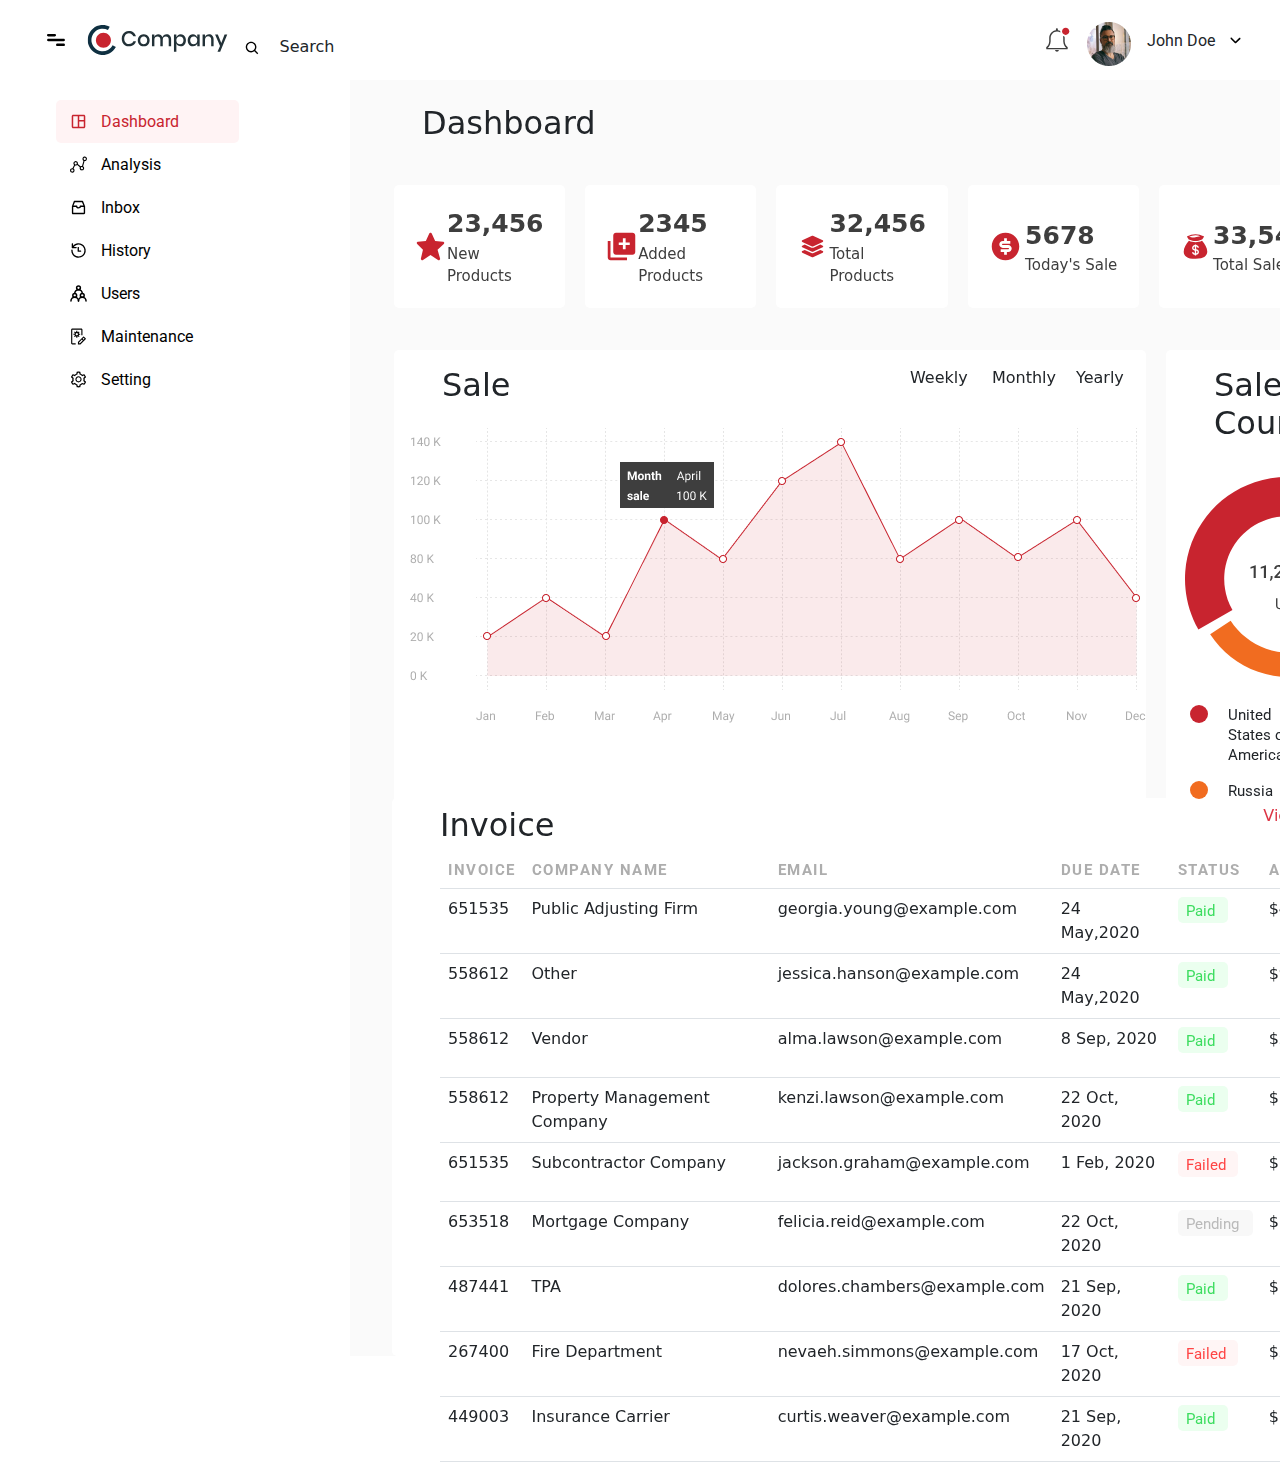
<file: dashboard.html>
<!DOCTYPE html>
<html lang="en">

<head>
    <meta charset="UTF-8">
    <meta name="viewport" content="width=device-width, initial-scale=1.0">
    <link rel="stylesheet" href="css/bootstrap.min.css">
    <link rel="stylesheet" href="css/dashboard.css">
    <link rel="stylesheet" href="https://fonts.googleapis.com/css?family=Roboto">
    <script src="https://code.jquery.com/jquery-3.6.3.min.js"></script>
    <title>Dashboard</title>
</head>

<body>
    <div class="container-fluid">
        <div class="container-fluid">

            <!-- HEADER -->
            <div class="topbar">
                <img src="images/menu-bar.svg" alt="" id="menu-bar">
                <div class="logo">
                    <img src="/images/logo.svg" alt="">
                </div>
                <div class="search">
                    <img src="images/search-icon.svg" alt="">
                    <p>Search</p>
                </div>
                <div class="notification">
                    <img src="/images/notification-icon.svg" alt="">
                </div>
                <div class="user">
                    <img src="images/profile.png" alt="">
                </div>
                <div class="username">
                    John Doe
                </div>
                <img src="/images/downward-arrow.svg" alt="" class="downward-arrow">
            </div>

            <!-- SIDEBAR -->
            <div class="sidebar">
                <ul>
                    <li class="active">
                        <a href="dashboard.html">
                            <img src="/images/dashboard-active.svg" alt="">
                            <div style="color: #C8242F;">Dashboard</div>
                        </a>
                    </li>
                    <li>
                        <a href="innerpage.html">
                            <img src="/images/graph-default.svg" alt="">
                            <div>Analysis</div>
                        </a>
                    </li>
                    <li>
                        <a href="#">
                            <img src="/images/inbox-default.svg" alt="">
                            <div>Inbox</div>
                        </a>
                    </li>
                    <li>
                        <a href="#">
                            <img src="/images/clock-default.svg" alt="">
                            <div>History</div>
                        </a>
                    </li>
                    <li>
                        <a href="#">
                            <img src="/images/user-default.svg" alt="">
                            <div>Users</div>
                        </a>
                    </li>
                    <li>
                        <a href="#">
                            <img src="/images/maintenance-default.svg" alt="">
                            <div>Maintenance</div>
                        </a>
                    </li>
                    <li>
                        <a href="#">
                            <img src="/images/setting-default.svg" alt="">
                            <div>Setting</div>
                        </a>
                    </li>
                </ul>
            </div>

            <div class="main px-4">
                <div class="main-text">
                    <h2 class="ms-5 mt-4">Dashboard</h2>
                </div>
                <div class="cards">
                    <div class="newcard">
                        <div class="icon-box">
                            <img src="/images/star.svg" alt="">
                        </div>
                        <div class="card-content">
                            <div class="number">23,456</div>
                            <div class="card-name">New Products</div>
                        </div>
                    </div>
                    <div class="newcard">
                        <div class="icon-box">
                            <img src="/images/new-product.svg" alt="">
                        </div>
                        <div class="card-content">
                            <div class="number">2345</div>
                            <div class="card-name">Added Products</div>
                        </div>
                    </div>
                    <div class="newcard">
                        <div class="icon-box">
                            <img src="/images/total-product.svg" alt="">
                        </div>
                        <div class="card-content">
                            <div class="number">32,456</div>
                            <div class="card-name">Total Products</div>
                        </div>
                    </div>
                    <div class="newcard">
                        <div class="icon-box">
                            <img src="/images/dollar-filled.svg" alt="">
                        </div>
                        <div class="card-content">
                            <div class="number">5678</div>
                            <div class="card-name">Today's Sale</div>
                        </div>
                    </div>
                    <div class="newcard">
                        <div class="icon-box">
                            <img src="/images/money-bag.svg" alt="">
                        </div>
                        <div class="card-content">
                            <div class="number">33,542</div>
                            <div class="card-name">Total Sale</div>
                        </div>
                    </div>
                </div>
                <div class="charts">
                    <div class="chart" id="graph">
                        <div class="content me-2">
                            <div class="sale">
                                <h2 class="mt-3 ms-5">Sale</h2>
                            </div>
                            <div class="mt-3 month">Weekly</div>
                            <div class="mt-3 month">Monthly</div>
                            <div class="mt-3 month">Yearly</div>
                        </div>
                        <img src="/images/data-graph.png" alt="" class="mt-3 ms-3">
                    </div>
                    <div class=" chart" id="pie-chart">
                        <h2 class="mt-3 ms-5">Sales by Country</h2>
                        <img src="/images/pie-chart.svg" alt="" class="mt-2">
                        <div class="data">
                            <div class="circle ms-4"></div>
                            <div class="text">United States of America</div>
                            <div class="circle2"></div>
                            <div class="text">Canada</div>
                        </div>
                        <div class="data py-3">
                            <div class="circle3 ms-4"></div>
                            <div class="text">Russia</div>
                            <div class="circle4"></div>
                            <div class="text">India</div>
                        </div>
                    </div>
                </div>
                <div class="invoice">
                    <div class="main-text">
                        <h2 class="ms-5 mt-2">Invoice</h2>
                        <h6 class="text-danger mt-2">View All</h6>
                    </div>
                    <div class="data-table">
                        <table class="table ms-5">
                            <thead>
                                <th scope="col">INVOICE</th>
                                <th scope="col">COMPANY NAME</th>
                                <th scope="col">EMAIL</th>
                                <th scope="col">DUE DATE</th>
                                <th scope="col">STATUS</th>
                                <th scope="col">AMOUNT</th>
                            </thead>
                            <tbody>
                                <tr>
                                    <td>651535</td>
                                    <td>Public Adjusting Firm</td>
                                    <td>georgia.young@example.com</td>
                                    <td>24 May,2020</td>
                                    <td class="paid">
                                        <p class="paid-box px-2 pt-1">Paid</p>
                                    </td>
                                    <td>$47,800</td>
                                </tr>
                                <tr>
                                    <td>558612</td>
                                    <td>Other</td>
                                    <td>jessica.hanson@example.com</td>
                                    <td>24 May,2020</td>
                                    <td class="paid">
                                        <p class="paid-box px-2 pt-1">Paid</p>
                                    </td>
                                    <td>$98,000</td>
                                </tr>
                                <tr>
                                    <td>558612</td>
                                    <td>Vendor</td>
                                    <td>alma.lawson@example.com</td>
                                    <td>8 Sep, 2020</td>
                                    <td class="paid">
                                        <p class="paid-box px-2 pt-1">Paid</p>
                                    </td>
                                    <td>$20,900</td>
                                </tr>
                                <tr>
                                    <td>558612</td>
                                    <td>Property Management Company</td>
                                    <td>kenzi.lawson@example.com</td>
                                    <td>22 Oct, 2020</td>
                                    <td class="paid">
                                        <p class="paid-box px-2 pt-1">Paid</p>
                                    </td>
                                    <td>$10,570</td>
                                </tr>
                                <tr>
                                    <td>651535</td>
                                    <td>Subcontractor Company</td>
                                    <td>jackson.graham@example.com</td>
                                    <td>1 Feb, 2020</td>
                                    <td class="failed">
                                        <p class="failed-box px-2 pt-1">Failed</p>
                                    </td>
                                    <td>$10,200</td>
                                </tr>
                                <tr>
                                    <td>653518</td>
                                    <td>Mortgage Company</td>
                                    <td>felicia.reid@example.com</td>
                                    <td>22 Oct, 2020</td>
                                    <td class="pending">
                                        <p class="pending-box px-2 pt-1">Pending</p>
                                    </td>
                                    <td>$12,600</td>
                                </tr>
                                <tr>
                                    <td>487441</td>
                                    <td>TPA</td>
                                    <td>dolores.chambers@example.com</td>
                                    <td>21 Sep, 2020</td>
                                    <td class="paid">
                                        <p class="paid-box px-2 pt-1">Paid</p>
                                    </td>
                                    <td>$11,170</td>
                                </tr>
                                <tr>
                                    <td>267400</td>
                                    <td>Fire Department</td>
                                    <td>nevaeh.simmons@example.com</td>
                                    <td>17 Oct, 2020</td>
                                    <td class="failed">
                                        <p class="failed-box px-2 pt-1">Failed</p>
                                    </td>
                                    <td>$28,000</td>
                                </tr>
                                <tr>
                                    <td>449003</td>
                                    <td>Insurance Carrier</td>
                                    <td>curtis.weaver@example.com</td>
                                    <td>21 Sep, 2020</td>
                                    <td class="paid">
                                        <p class="paid-box px-2 pt-1">Paid</p>
                                    </td>
                                    <td>$10,000</td>
                                </tr>
                            </tbody>
                        </table>
                    </div>
                </div>
            </div>
        </div>

        <script>
            $('#menu-bar').click(function () {
                $('.sidebar').toggleClass("show");
            })
        </script>
</body>

</html>
</file>
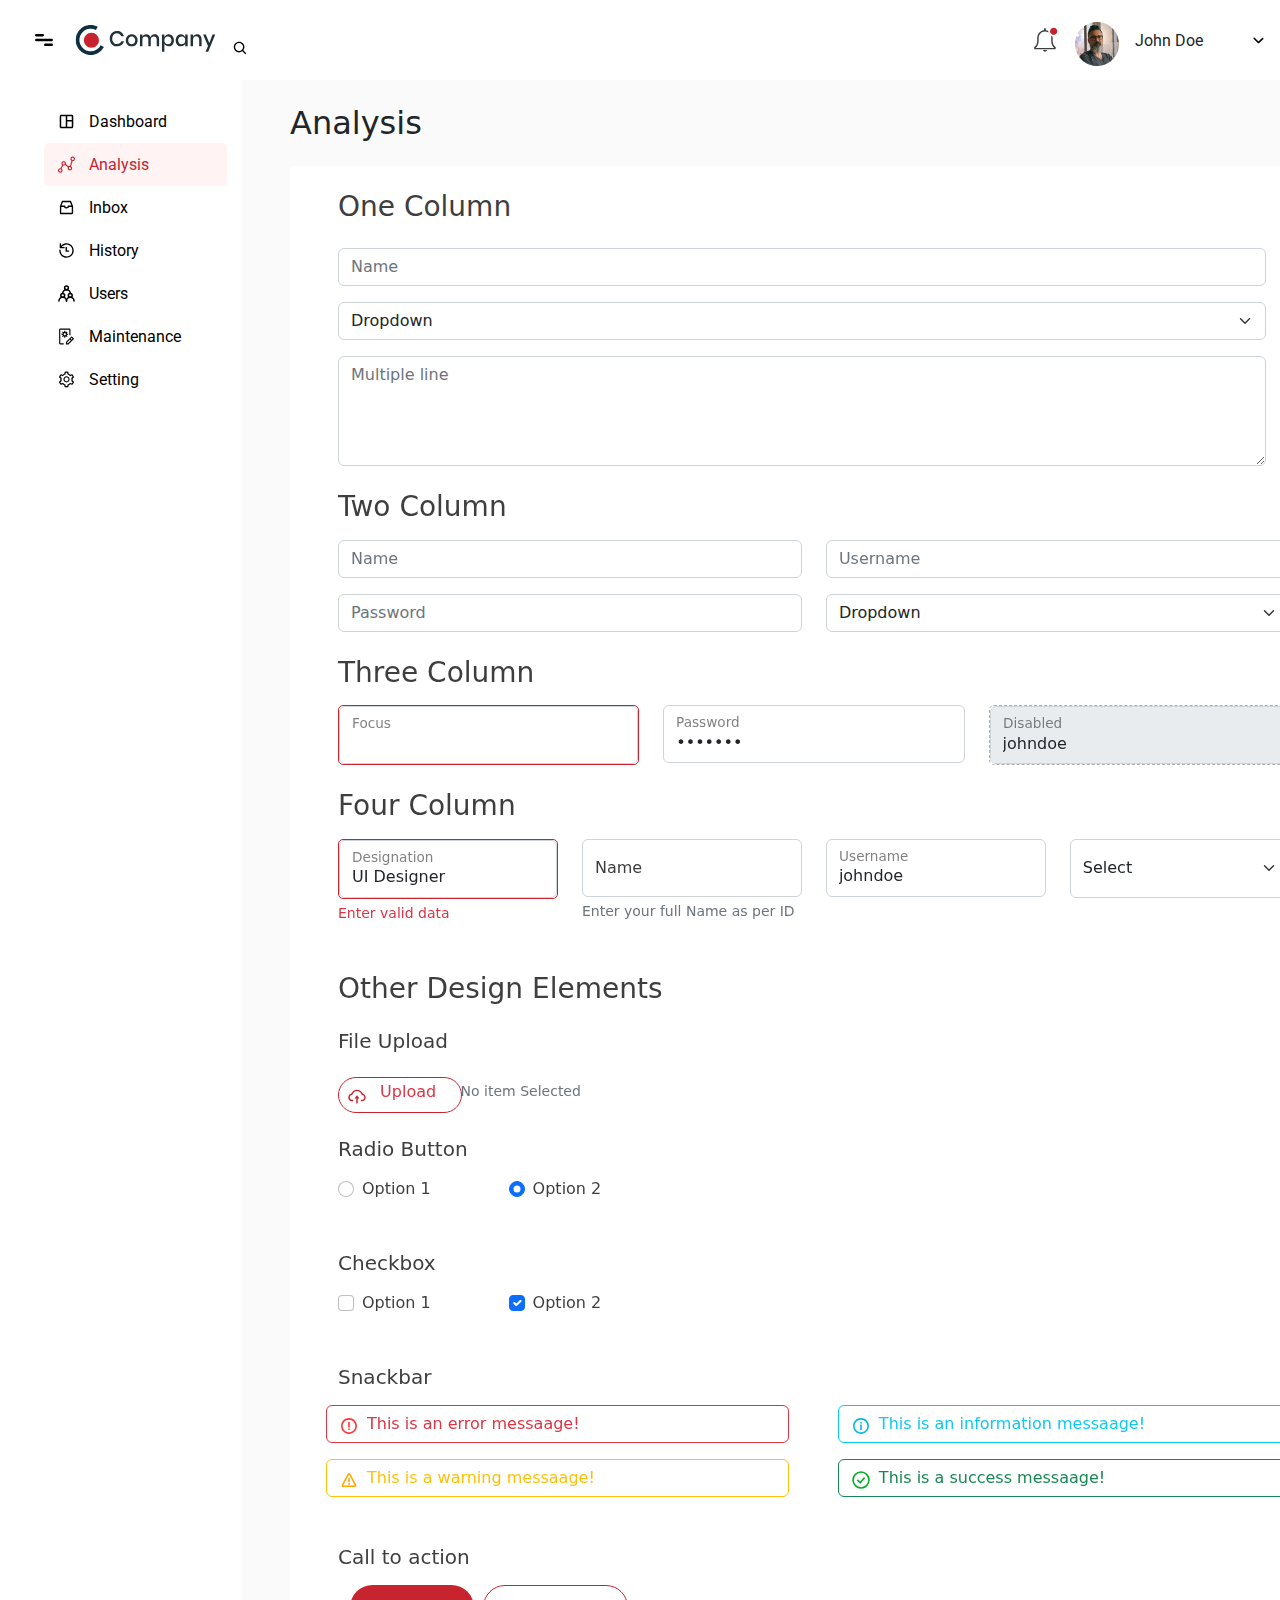
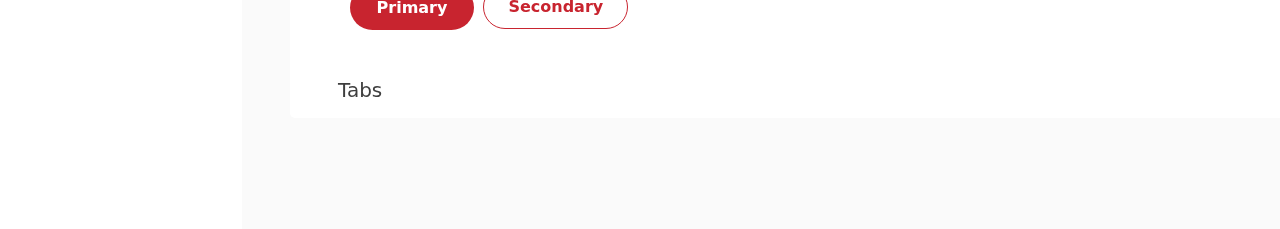
<file: innerpage.html>
<!DOCTYPE html>
<html lang="en">

<head>
    <meta charset="UTF-8">
    <meta name="viewport" content="width=device-width, initial-scale=1.0">
    <link rel="stylesheet" href="css/bootstrap.min.css">
    <link rel="stylesheet" href="css/innerpage.css">
    <link rel="stylesheet" href="https://fonts.googleapis.com/css?family=Roboto">
    <script src="https://code.jquery.com/jquery-3.6.3.min.js"></script>
    <title>Analysis</title>
</head>

<body>
    <div class="container-fluid">

        <!-- HEADER -->
        <div class="topbar">
            <img src="images/menu-bar.svg" alt="" id="menu-bar">
            <div class="logo">
                <img src="/images/logo.svg" alt="">
            </div>
            <div class="search">
                <img src="images/search-icon.svg" alt="">
                <!-- <input type="text" id="search" placeholder="Search"> -->
            </div>
            <div class="notification">
                <img src="/images/notification-icon.svg" alt="">
            </div>
            <div class="user">
                <img src="images/profile.png" alt="">
            </div>
            <div class="username">
                John Doe
            </div>
            <img src="/images/downward-arrow.svg" alt="">
        </div>

        <!-- SIDEBAR -->
        <div class="sidebar">
            <ul>
                <li>
                    <a href="dashboard.html">
                        <img src="/images/dashboard-default.svg" alt="">
                        <div>Dashboard</div>
                    </a>
                </li>
                <li class="active">
                    <a href="innerpage.html">
                        <img src="/images/graph-active.svg" alt="">
                        <div style="color: #C8242F;">Analysis</div>
                    </a>
                </li>
                <li>
                    <a href="#">
                        <img src="/images/inbox-default.svg" alt="">
                        <div>Inbox</div>
                    </a>
                </li>
                <li>
                    <a href="#">
                        <img src="/images/clock-default.svg" alt="">
                        <div>History</div>
                    </a>
                </li>
                <li>
                    <a href="#">
                        <img src="/images/user-default.svg" alt="">
                        <div>Users</div>
                    </a>
                </li>
                <li>
                    <a href="#">
                        <img src="/images/maintenance-default.svg" alt="">
                        <div>Maintenance</div>
                    </a>
                </li>
                <li>
                    <a href="#">
                        <img src="/images/setting-default.svg" alt="">
                        <div>Setting</div>
                    </a>
                </li>
            </ul>
        </div>

        <!-- INNER CONTENT  -->
        <div class="main">
            <div class="main-heading">
                <h2 class="ms-5 mt-4">Analysis</h2>
            </div>

            <div class="main-body ms-5 mt-4">
                <div class="row">
                    <div class="col">

                        <!-- COLUMN 1 -->
                        <h3 class="ms-5 mt-4">One Column</h3>
                        <div class="row">
                            <form>
                                <div class="mt-3 ms-5 me-5">
                                    <input type="text" class="form-control" id="name" aria-describedby="emailHelp"
                                        placeholder="Name">
                                    <select name="dropdown" aria-placeholder="Dropdown" class="form-select mt-3">
                                        <option selected>Dropdown</option>
                                        <option value="one">One</option>
                                        <option value="two">Two</option>
                                        <option value="three">Three</option>
                                    </select>
                                    <textarea name="address" class="form-control mt-3" cols="20" rows="4"
                                        placeholder="Multiple line"></textarea>
                                </div>
                            </form>
                        </div>
                        <!-- COLUMN 2 -->
                        <div class="row">
                            <h3 class="ms-5 mt-4">Two Column</h3>
                            <div class="row mt-2">
                                <div class="col ms-5">
                                    <input type="text" class="form-control" placeholder="Name" aria-label="name">
                                </div>
                                <div class="col">
                                    <input type="text" class="form-control" placeholder="Username"
                                        aria-label="Last name">
                                </div>
                            </div>
                            <div class="row mt-2">
                                <div class="col ms-5 mt-2">
                                    <input type="password" class="form-control" placeholder="Password"
                                        aria-label="name">
                                </div>
                                <div class="col mt-2">
                                    <select name="dropdown" aria-placeholder="Dropdown" class="form-select">
                                        <option selected>Dropdown</option>
                                        <option value="one">One</option>
                                        <option value="two">Two</option>
                                        <option value="three">Three</option>
                                    </select>
                                </div>
                            </div>
                        </div>

                        <!-- COLUMN 3 -->
                        <div class="row">
                            <h3 class="ms-5 mt-4">Three Column</h3>
                            <div class="row mt-2">
                                <div class="col ms-5">
                                    <form action="" class="form-floating focus">
                                        <input type="text" class="form-control">
                                        <label for="focus">Focus</label>
                                    </form>
                                </div>
                                <div class="col">
                                    <form action="" class="form-floating">
                                        <input type="password" class="form-control" value="1234567">
                                        <label for="password">Password</label>
                                    </form>
                                </div>
                                <div class="col">
                                    <form action="" class="form-floating border-dashed">
                                        <input type="text" id="disabledTextInput" class="form-control" value="johndoe"
                                            disabled>
                                        <label for="disabledTextInput" class="form-label">Disabled</label>
                                    </form>
                                </div>
                            </div>
                        </div>

                        <!-- COLUMN 4 -->
                        <div class="row">
                            <h3 class="ms-5 mt-4">Four Column</h3>
                            <div class="row mt-2">
                                <div class="col ms-5">
                                    <form action="" class="form-floating focus">
                                        <input type="text" class="form-control" value="UI Designer" id="designationdiv">
                                        <label for="designation float-label">Designation</label>
                                    </form>
                                    <div id="emailHelp" class="form-text text-danger">Enter valid data</div>
                                </div>
                                <div class="col">
                                    <form action="" class="form-floating">
                                        <input type="text" class="form-control" placeholder=" " aria-label="name">
                                        <label for="name">Name</label>
                                    </form>
                                    <div id="emailHelp" class="form-text">Enter your full Name as per ID</div>
                                </div>
                                <div class="col">
                                    <form action="" class="form-floating">
                                        <input type="text" class="form-control" value="johndoe">
                                        <label for="username">Username</label>
                                    </form>
                                </div>
                                <div class="col">
                                    <select name="dropdown" aria-placeholder="Dropdown"
                                        class="form-select drop-down-four">
                                        <option selected>Select</option>
                                        <option value="one">One</option>
                                        <option value="two">Two</option>
                                        <option value="three">Three</option>
                                    </select>
                                </div>
                            </div>
                        </div>

                        <!-- OTHER ELEMENTS -->
                        <div class="row">
                            <h3 class="ms-5 mt-5">Other Design Elements</h3>

                            <!-- FILE -->
                            <h5 class="mt-3 ms-5 mb-3">File Upload</h5>
                            <div class="row">
                                <div class="col-lg-2 col-md-4 col-sm-3 col-2">
                                    <label class="label ms-5 mt-2">
                                        <img src="images/cloud-upload-icon.svg" alt="" class="ms-2 mt-2">
                                        <span class="ms-2 mt-2 text-danger">Upload</span>
                                        <input type="file" required />
                                    </label>
                                </div>
                                <div class="col-2 mt-2">
                                    <div id="notselected" class="form-text">No item Selected</div>
                                </div>
                            </div>

                            <!-- RADIO -->
                            <h5 class="mt-4 ms-5 mb-3">Radio Button</h5>
                            <div class="row ms-5">
                                <div class="col-2 form-check">
                                    <input class="form-check-input" type="radio" name="exampleRadios" id="radio1"
                                        value="option1" checked>
                                    <label class="form-check-label" for="radio1">
                                        Option 1
                                    </label>
                                </div>
                                <div class="col-2 form-check">
                                    <input class="form-check-input" type="radio" name="exampleRadios" id="radio2"
                                        value="option1" checked>
                                    <label class="form-check-label" for="radio2">
                                        Option 2
                                    </label>
                                </div>
                            </div>

                            <!-- CHECKBOX -->
                            <h5 class="mt-5 ms-5 mb-3">Checkbox</h5>
                            <div class="row ms-5">
                                <div class="col-2 form-check">
                                    <input class="form-check-input" type="checkbox" value="" id="check1">
                                    <label class="form-check-label" for="check1">
                                        Option 1
                                    </label>
                                </div>
                                <div class="col-2 form-check">
                                    <input class="form-check-input" type="checkbox" value="" id="check2" checked>
                                    <label class="form-check-label" for="check2">
                                        Option 2
                                    </label>
                                </div>
                            </div>

                            <!-- SNACK -->
                            <h5 class="mt-5 ms-5 mb-3">Snackbar</h5>
                            <div class="row ms-4">
                                <div class="col-6">
                                    <button class="btn btn-outline-danger d-flex" style="width: 95%;">
                                        <img src="/images/error-icon.svg" alt="" class="message me-2 mt-1">
                                        This is an error messaage!
                                    </button>
                                </div>
                                <div class="col-6">
                                    <button class="btn btn-outline-info d-flex" style="width: 95%;">
                                        <img src="/images/info-icon.svg" alt="" class="message me-2 mt-1">
                                        This is an information messaage!
                                    </button>
                                </div>
                            </div>
                            <div class="row ms-4 mt-3">
                                <div class="col-6">
                                    <button class="btn btn-outline-warning d-flex" style="width: 95%;">
                                        <img src="/images/warning-icon.svg" alt="" class="message me-2 mt-1">
                                        This is a warning messaage!
                                    </button>
                                </div>
                                <div class="col-6">
                                    <button class="btn btn-outline-success d-flex" style="width: 95%;">
                                        <img src="/images/success-icon.svg" alt="" class="message me-2 mt-1">
                                        This is a success messaage!
                                    </button>
                                </div>
                            </div>

                            <!-- CALL -->
                            <h5 class="mt-5 ms-5 mb-3">Call to action</h5>
                            <div class="row ms-5">
                                <div class="col-lg-1 me-5 col-md-2 col-sm-1 col-1">
                                    <button class="btn-danger primary"><b>Primary</b></button>
                                </div>
                                <div class="col-lg-1 col-md-2 col-sm-1 col-1">
                                    <button class="btn-outline-danger second"><b>Secondary</b></button>
                                </div>
                            </div>

                            <!-- TABS -->
                            <h5 class="mt-5 ms-5 mb-3">Tabs</h5>



                        </div>
                    </div>
                </div>
            </div>
        </div>
    </div>
</body>

</html>
</file>
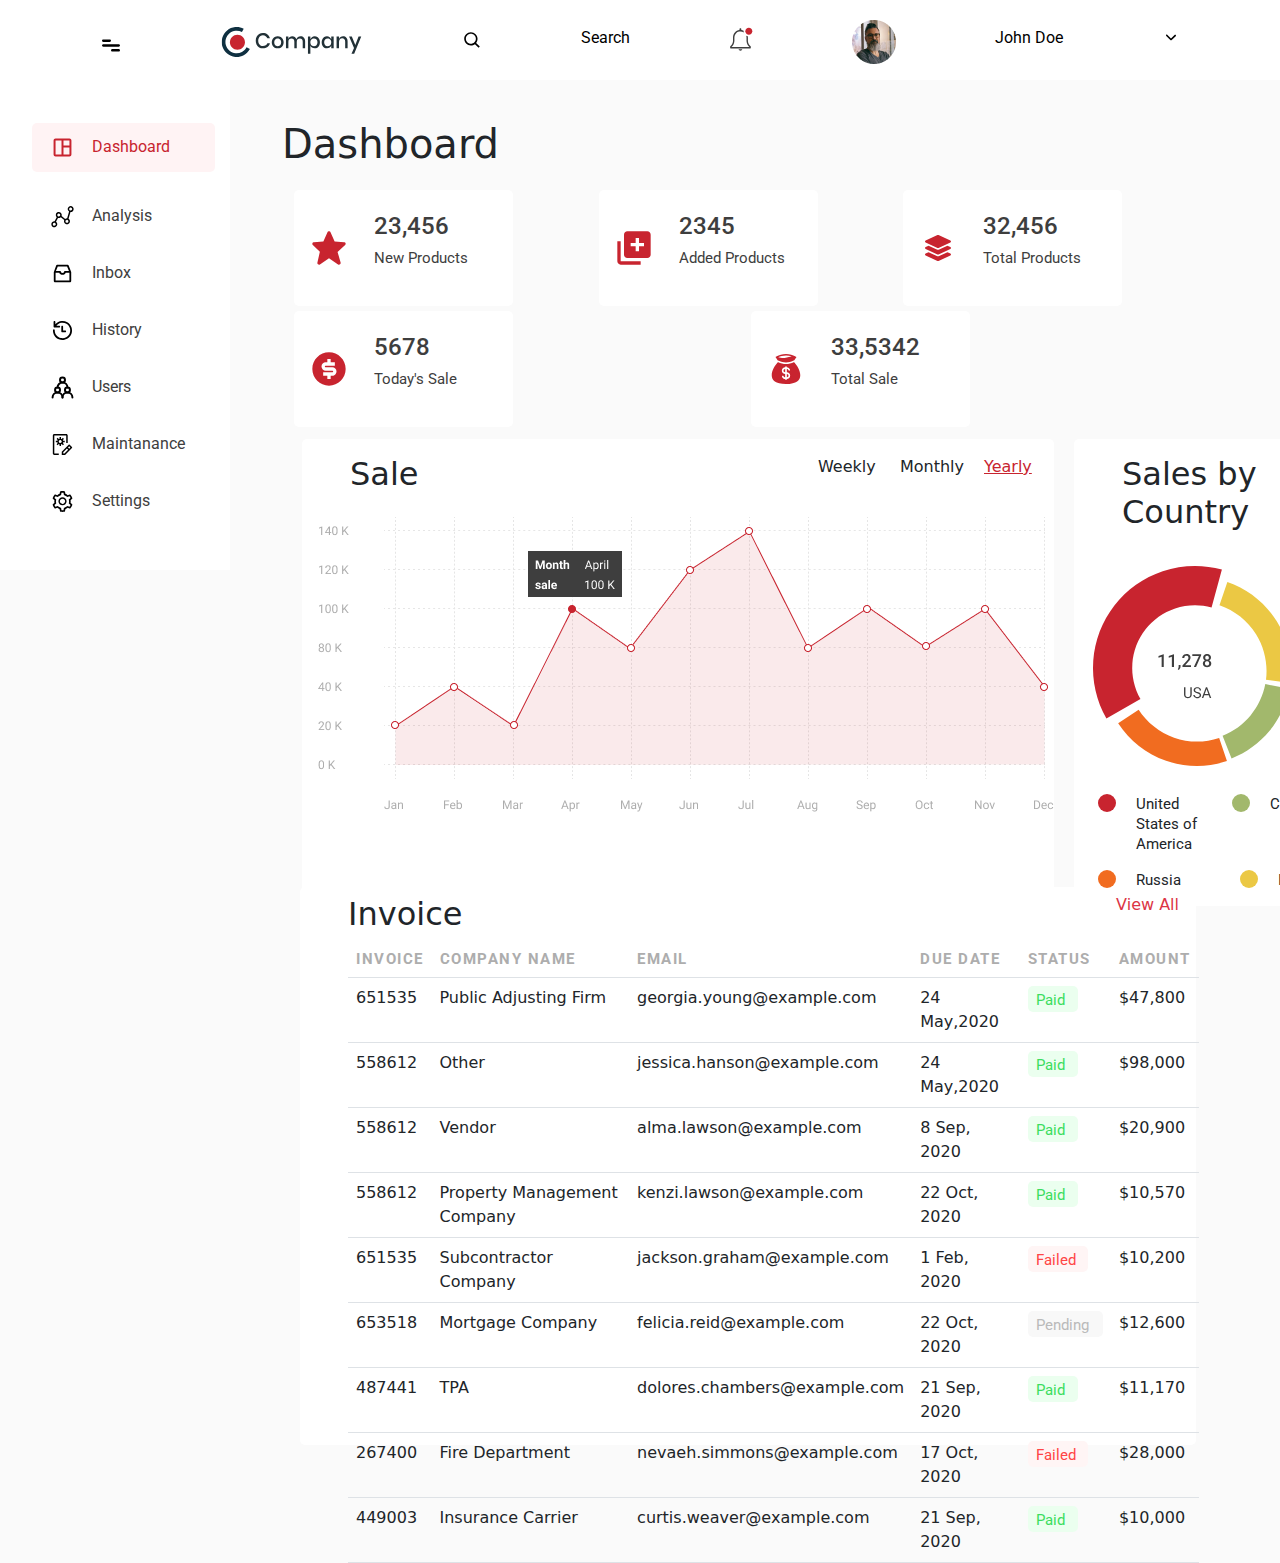
<file: HTML Training Assignment/dashboard.html>
<!DOCTYPE html>
<html lang="en">

<head>
    <meta charset="UTF-8">
    <meta name="viewport" content="width=device-width, initial-scale=1.0">
    <link rel="stylesheet" href="css/bootstrap.min.css">
    <link rel="stylesheet" href="css/dashboard.css">
    <title>Dashboard</title>
</head>

<body>
    <div class="container-fluid">
        <div class="horizontal-nav">
            <div class="d-flex justify-content-evenly">
                <!-- <div class="d-flex"> -->
                <img src="images/menu-bar.svg" alt="menu-bar" class="menu-bar">
                <img src="images/logo.svg" alt="logo" class="company-logo">
                <img src="images/search-icon.svg" alt="search" class="search-icon">
                <p>Search</p>
                <!-- </div> -->
                <!-- <div class="d-flex"> -->
                <img src="images/notification-icon.svg" alt="notification" class="notification-icon">
                <img src="images/profile.png" alt="profile" class="profile">
                <p>John Doe</p>
                <img src="images/downward-arrow.svg" alt="downward-arrow" class="downward-arrow">
                <!-- </div> -->
            </div>
        </div>

        <div class="row">
            <div class="side-nav col-3">
                <div class="navbar">
                    <ul id="nav navbar-nav">
                        <li class="nav-item active button">
                            <a href="./dashboard.html"><img src="images/dashboard-active.svg" alt="">
                                <p>Dashboard</p>
                            </a>
                        </li>
                        <li class="nav-item button">
                            <a href="./innerpage.html"><img src="images/graph-default.svg" alt="">
                                <p>Analysis</p>
                            </a>
                        </li>
                        <li class="nav-item button">
                            <a href="#"><img src="images/inbox-default.svg" alt="">
                                <p>Inbox</p>
                            </a>
                        </li>
                        <li class="nav-item button">
                            <a href="#"><img src="images/clock-default.svg" alt="">
                                <p>History</p>
                            </a>
                        </li>
                        <li class="nav-item button">
                            <a href="#"><img src="images/user-default.svg" alt="">
                                <p>Users</p>
                            </a>
                        </li>
                        <li class="nav-item button">
                            <a href="#"><img src="images/maintenance-default.svg" alt="">
                                <p>Maintanance</p>
                            </a>
                        </li>
                        <li class="nav-item button">
                            <a href="#"><img src="images/setting-default.svg" alt="">
                                <p>Settings</p>
                            </a>
                        </li>
                    </ul>
                </div>
            </div>

            <div class="col-9">
                <div class="dashboard">

                    <h1>Dashboard</h1>

                    <div class="container">
                        <div class="row d-flex flex-warp row1">
                            <div class="col-md col-lg col-sm">
                                <div class="d-flex card-items align-items-center">
                                    <div class="icon">
                                        <img src="images/star.svg" alt="">
                                    </div>
                                    <div class="description">
                                        <h4>23,456</h4>
                                        <p>New Products</p>
                                    </div>
                                </div>
                            </div>
                            <div class="col-md">
                                <div class="d-flex card-items align-items-center">
                                    <div class="icon">
                                        <img src="images/new-product.svg" alt="">
                                    </div>
                                    <div class="description">
                                        <h4>2345</h4>
                                        <p>Added Products</p>
                                    </div>
                                </div>
                            </div>
                            <div class="col-md">
                                <div class="d-flex card-items align-items-center">
                                    <div class="icon">
                                        <img src="images/total-product.svg" alt="">
                                    </div>
                                    <div class="description">
                                        <h4>32,456</h4>
                                        <p>Total Products</p>
                                    </div>
                                </div>
                            </div>
                            <div class="col-md">
                                <div class="d-flex card-items align-items-center">
                                    <div class="icon">
                                        <img src="images/dollar-filled.svg" alt="">
                                    </div>
                                    <div class="description">
                                        <h4>5678</h4>
                                        <p>Today's Sale</p>
                                    </div>
                                </div>
                            </div>
                            <div class="col-md">
                                <div class="d-flex card-items align-items-center">
                                    <div class="icon">
                                        <img src="images/money-bag.svg" alt="">
                                    </div>
                                    <div class="description">
                                        <h4>33,5342</h4>
                                        <p>Total Sale</p>
                                    </div>
                                </div>
                            </div>
                        </div>
                    </div>

                    <div class="charts">
                        <div class="chart" id="graph">
                            <div class="title me-2">
                                <div class="sale">
                                    <h2 class="mt-3 ms-5">Sale</h2>
                                </div>
                                <div class="mt-3">Weekly</div>
                                <div class="mt-3">Monthly</div>
                                <div class="mt-3 yearly">Yearly</div>
                            </div>
                            <img src="images/data-graph.png" alt="" class="mt-3 ms-3">
                        </div>

                        <div class="chart" id="pie-chart">
                            <h2 class="mt-3 ms-5">Sales by Country</h2>
                            <img src="images/pie-chart.svg" alt="" class="mt-2">
                            <div class="data">
                                <div class="circle-r ms-4"></div>
                                <div class="text">United States of America</div>
                                <div class="circle-g"></div>
                                <div class="text">Canada</div>
                            </div>
                            <div class="data py-3">
                                <div class="circle-o ms-4"></div>
                                <div class="text">Russia</div>
                                <div class="circle-y"></div>
                                <div class="text">India</div>
                            </div>
                        </div>
                    </div>

                    <div class="invoice">
                        <div class="main-text">
                            <h2 class="ms-5 mt-2">Invoice</h2>
                            <h6 class="text-danger mt-2">View All</h6>
                        </div>
                        <div class="data-table">
                            <table class="table ms-5">
                                <thead>
                                    <th scope="col">INVOICE</th>
                                    <th scope="col">COMPANY NAME</th>
                                    <th scope="col">EMAIL</th>
                                    <th scope="col">DUE DATE</th>
                                    <th scope="col">STATUS</th>
                                    <th scope="col">AMOUNT</th>
                                </thead>
                                <tbody>
                                    <tr>
                                        <td>651535</td>
                                        <td>Public Adjusting Firm</td>
                                        <td>georgia.young@example.com</td>
                                        <td>24 May,2020</td>
                                        <td class="paid">
                                            <p class="paid-box px-2 pt-1">Paid</p>
                                        </td>
                                        <td>$47,800</td>
                                    </tr>
                                    <tr>
                                        <td>558612</td>
                                        <td>Other</td>
                                        <td>jessica.hanson@example.com</td>
                                        <td>24 May,2020</td>
                                        <td class="paid">
                                            <p class="paid-box px-2 pt-1">Paid</p>
                                        </td>
                                        <td>$98,000</td>
                                    </tr>
                                    <tr>
                                        <td>558612</td>
                                        <td>Vendor</td>
                                        <td>alma.lawson@example.com</td>
                                        <td>8 Sep, 2020</td>
                                        <td class="paid">
                                            <p class="paid-box px-2 pt-1">Paid</p>
                                        </td>
                                        <td>$20,900</td>
                                    </tr>
                                    <tr>
                                        <td>558612</td>
                                        <td>Property Management Company</td>
                                        <td>kenzi.lawson@example.com</td>
                                        <td>22 Oct, 2020</td>
                                        <td class="paid">
                                            <p class="paid-box px-2 pt-1">Paid</p>
                                        </td>
                                        <td>$10,570</td>
                                    </tr>
                                    <tr>
                                        <td>651535</td>
                                        <td>Subcontractor Company</td>
                                        <td>jackson.graham@example.com</td>
                                        <td>1 Feb, 2020</td>
                                        <td class="failed">
                                            <p class="failed-box px-2 pt-1">Failed</p>
                                        </td>
                                        <td>$10,200</td>
                                    </tr>
                                    <tr>
                                        <td>653518</td>
                                        <td>Mortgage Company</td>
                                        <td>felicia.reid@example.com</td>
                                        <td>22 Oct, 2020</td>
                                        <td class="pending">
                                            <p class="pending-box px-2 pt-1">Pending</p>
                                        </td>
                                        <td>$12,600</td>
                                    </tr>
                                    <tr>
                                        <td>487441</td>
                                        <td>TPA</td>
                                        <td>dolores.chambers@example.com</td>
                                        <td>21 Sep, 2020</td>
                                        <td class="paid">
                                            <p class="paid-box px-2 pt-1">Paid</p>
                                        </td>
                                        <td>$11,170</td>
                                    </tr>
                                    <tr>
                                        <td>267400</td>
                                        <td>Fire Department</td>
                                        <td>nevaeh.simmons@example.com</td>
                                        <td>17 Oct, 2020</td>
                                        <td class="failed">
                                            <p class="failed-box px-2 pt-1">Failed</p>
                                        </td>
                                        <td>$28,000</td>
                                    </tr>
                                    <tr>
                                        <td>449003</td>
                                        <td>Insurance Carrier</td>
                                        <td>curtis.weaver@example.com</td>
                                        <td>21 Sep, 2020</td>
                                        <td class="paid">
                                            <p class="paid-box px-2 pt-1">Paid</p>
                                        </td>
                                        <td>$10,000</td>
                                    </tr>
                                </tbody>
                            </table>
                        </div>
                    </div>

                </div>
            </div>
        </div>
    </div>
</body>

</html>
</file>
<file: css/dashboard.css>
* {
    margin: 0;
    padding: 0;
    box-sizing: border-box;
}

/* HEADER */
/* NAVBAR */
.topbar {
    position: fixed;
    display: grid;
    grid-template-columns: 0.4fr 1fr 8fr 0.1fr 0.8fr 0.6fr 0.2fr;
    width: 100%;
    height: 80px;
    background: #FFFFFF 0% 0% no-repeat padding-box;
    padding: 0px 20px;
    z-index: 1;
    align-items: center;
}

.logo img {
    width: 142px;
    height: 30px;
}

.search {
    position: relative;
    justify-self: left;
    width: 60%;
}

.search img {
    width: 16px;
    height: 16px;
    left: 15px;
    cursor: pointer;
    position: absolute;
}

.search p {
    position: absolute;
    top: -5px;
    left: 50px;
}

.user {
    position: relative;
}

.user img {
    position: absolute;
    top: -18px;
    left: 52.2px;
    object-fit: cover;
}

.username {
    left: 12px;
    text-align: left;
    font: normal normal normal 16px/21px Roboto;
}

/* SIDEBAR */
.sidebar {
    position: fixed;
    top: 80px;
    width: 242px;
    height: calc(100% - 80px);
    overflow-x: hidden;
    background: #FFFFFF 0% 0% no-repeat padding-box;
}

.sidebar ul {
    margin-top: 20px;
}

.sidebar ul li {
    width: 100%;
    list-style: none;
}

.sidebar ul li a {
    width: 100%;
    color: black;
    text-decoration: none;
    height: 43px;
    display: flex;
    margin-left: 13px;
    align-items: center;
    font: normal normal normal 16px/21px Roboto;
}

.sidebar ul li a img {
    width: 19px;
    height: 19px;
    align-items: center;
    margin-right: 12.5px;
}

.sidebar .active {
    width: 183px;
    background: #FFF3F4 0% 0% no-repeat padding-box;
    border-radius: 5px;
}

/* DASHBOARD */
/* main  */
.main {
    position: absolute;
    top: 80px;
    width: 80%;
    left: 350px;
    min-height: calc(100vh - 80px);
    background: #FAFAFA 0% 0% no-repeat padding-box;
}

.cards {
    width: 100%;
    padding: 35px 20px;
    display: grid;
    grid-template-columns: repeat(5, 1fr);
    grid-gap: 20px;
}

.cards .newcard {
    padding: 20px;
    display: flex;
    align-items: center;
    justify-content: space-around;
    background: #FFFFFF 0% 0% no-repeat padding-box;
    border-radius: 5px;
}

.number {
    font-size: 25px;
    font-weight: 600;
    color: #3E3E3E;
}

.card-name {
    font-size: 15px;
    color: #3E3E3E;
}

.icon-box img {
    width: 33px;
    height: 33px;
}

/* charts */
.charts {
    display: grid;
    grid-template-columns: 2fr 1fr;
    grid-gap: 20px;
    width: 100%;
    height: 400px;
    padding: 7px 20px;
}

.chart {
    background: #FFFFFF 0% 0% no-repeat padding-box;
    border-radius: 5px;
    width: 100%;
}

.content {
    display: grid;
    grid-template-columns: 4fr 0.5fr 0.5fr 0.5fr;
    grid-gap: 20px;
}

.content .sale {
    display: flex;
}

.chart h2 {
    text-align: left;
    font: normal normal medium 22px/29px Roboto;
}

#pie-chart {
    width: 100%;
}

.data {
    display: grid;
    grid-template-columns: 0.1fr 2fr 0.1fr 1fr;
    grid-gap: 20px;
    width: 100%;
}

.first-row {
    display: flex;
}

.text {
    text-align: left;
    font: normal normal normal 15px/20px Roboto;
}

.circle {
    background: #C8242F 0% 0% no-repeat padding-box;
    border-radius: 50%;
    width: 18px;
    height: 18px;
}

.circle2 {
    background: #A2B86C 0% 0% no-repeat padding-box;
    border-radius: 50%;
    width: 18px;
    height: 18px;
}

.circle3 {
    background: #F16C20 0% 0% no-repeat padding-box;
    border-radius: 50%;
    width: 18px;
    height: 18px;
}

.circle4 {
    background: #EBC844 0% 0% no-repeat padding-box;
    border-radius: 50%;
    width: 18px;
    height: 18px;
}

.month:hover {
    text-decoration-line: underline;
    color: #C8242F;
}

/* invoice table */
.invoice {
    width: 98%;
    height: 558px;
    background: #FFFFFF 0% 0% no-repeat padding-box;
    border-radius: 5px;
    margin-top: 55px;
    margin-left: 18px;
}

.main-text {
    display: grid;
    grid-template-columns: 10fr 1fr;
    grid-gap: 20px;
    width: 100%;
}

thead {
    text-align: left;
    font: normal normal normal 15px/20px Roboto;
    letter-spacing: 1.5px;
    color: #ADADAD;
}

.paid {
    text-align: left;
    font: normal normal normal 15px/20px Roboto;
    letter-spacing: 0px;
    color: #3CDD5F;
}

.failed {
    text-align: left;
    font: normal normal normal 15px/20px Roboto;
    letter-spacing: 0px;
    color: #FF4545;
}

.pending {
    text-align: left;
    font: normal normal normal 15px/20px Roboto;
    letter-spacing: 0px;
    color: #BABABA;
}

.paid-box {
    width: 50px;
    height: 26px;
    background: #EBFFEF 0% 0% no-repeat padding-box;
    border-radius: 5px;
}

.failed-box {
    width: 60px;
    height: 26px;
    background: #FFF5F5 0% 0% no-repeat padding-box;
    border-radius: 5px;
}

.pending-box {
    width: 75px;
    height: 26px;
    background: #F8F8F8 0% 0% no-repeat padding-box;
    border-radius: 5px;
}

.data-table {
    width: 95%;
}

/* TOGGLE */
/* responsive */
@media screen and (max-width:1432px) {
    .notification {
        margin-left: -55px;
    }

    .user img {
        margin-left: -75px;
    }

    .username {
        margin-left: -50px;
    }

    .downward-arrow {
        margin-left: -35px;
    }
}

@media (max-width:991px) {
    .topbar {
        width: 80%;
    }

    .sidebar {
        width: 270px;
        position: fixed;
        left: -270px;
    }

    .main {
        left: 20px;
        width: auto;
        display: inline-block;
    }

    .topbar {
        width: 100%;
    }

    .notification {
        margin-left: -90px;
    }

    .user img {
        margin-left: -120px;
    }

    .username {
        margin-left: -70px;
    }

    .downward-arrow {
        margin-left: -35px;
    }

    .sidebar.show {
        left: 0px;
    }

    .sidebar.show~.main {
        width: auto;
        margin-left: 270px;
    }
}

@media (max-width:767px) {
    .topbar {
        width: 80%;
    }

    .sidebar {
        width: 270px;
        position: fixed;
        left: -270px;
    }

    .main {
        left: 15px;
        width: auto;
        display: inline-block;
    }

    .topbar {
        width: 100%;
    }

    .notification {
        margin-left: -135px;
    }

    .user img {
        margin-left: -160px;
    }

    .username {
        margin-left: -90px;
    }

    .downward-arrow {
        margin-left: -35px;
    }

    .sidebar.show {
        left: 0px;
    }

    .sidebar.show~.main {
        width: auto;
        margin-left: 270px;
    }
}
</file>
<file: css/innerpage.css>
*{
    margin: 0;
    padding: 0;
    box-sizing: border-box;
}

/* HEADER */
/* NAVBAR */
.topbar{
    position: fixed;
    display: grid;
    grid-template-columns: 0.4fr 1fr 8fr 0.1fr 0.8fr 0.6fr 0.2fr;
    width: 100%;
    height: 80px;
    background: #FFFFFF 0% 0% no-repeat padding-box;
    padding: 0px 20px;
    z-index: 1;
    align-items: center;
}
.logo img{
    width: 142px;
    height: 30px;
}
.search{
    position: relative;
    justify-self: left;
    width: 60%;
}
.search img{
    width: 16px;
    height: 16px;
    left: 15px;
    cursor: pointer;
    position: absolute;
}
.search p{
    position: absolute;
    top: -5px;
    left: 50px;
}
.user{
    position: relative;
}
.user img{
    position: absolute;
    top: -18px;
    left: 52.2px;
    object-fit: cover;
}
.username{
    left: 12px;
    text-align: left;
    font: normal normal normal 16px/21px Roboto;
}

/* SIDEBAR */
.sidebar{
    position: fixed;
    top: 80px;
    width: 242px;
    height: calc(100% - 80px);
    overflow-x: hidden;
    background: #FFFFFF 0% 0% no-repeat padding-box;
}

.sidebar ul{
    margin-top: 20px;
}

.sidebar ul li{
    width: 100%;
    list-style: none;
}

.sidebar ul li a{
    width: 100%;
    color: black;
    text-decoration: none;
    height: 43px;
    display: flex;
    margin-left: 13px;
    align-items: center;
    font: normal normal normal 16px/21px Roboto;
}

.sidebar ul li a img{
    width: 19px;
    height: 19px;
    align-items: center;
    margin-right: 12.5px;
}

.sidebar .active{
    width: 183px;
    background: #FFF3F4 0% 0% no-repeat padding-box;
    border-radius: 5px;
}

/* MAIN CONTENT */
.main{
    position: absolute;
    top: 80px;
    width: 86%;
    left: 242px;
    height: 1749px;
    background: #FAFAFA 0% 0% no-repeat padding-box;;
}

.main-body{
    width: 93%;
    font: normal normal medium 22px/29px Roboto;
    letter-spacing: 0px;
    color: #3E3E3E;
    opacity: 1;
    background: #FFFFFF 0% 0% no-repeat padding-box;
    border-radius: 5px;
}

/* COL3 */
.focus{
    border: 1px solid #C8242F;
    border-radius: 5px;
}

.border-dashed{
    border: 1px dashed #ADADAD;
    border-radius: 5px;
}

/* COL4 */
.drop-down-four{
    height: 59px;
}

/* FILE */
label.label input[type="file"] {
    position: absolute;
    display: none;
}

.label {
    width: 124px;
    height: 36px;
    cursor: pointer;
    border: 1px solid #C8242F;
    border-radius: 18px;
    display: inline-block;
}

/* SNACK */
.message{
    width: 20px;
    height: 20px;
}

/* BTN */
.primary{
    border-radius: 23px;
    border: none;
    background: #C8242F 0% 0% no-repeat padding-box;
    color: #FFFFFF;
    width: 124px;
    height: 45px;
    box-shadow: none;
}

.second{
    width: 145px;
    height: 44px;
    border: 1px solid #C8242F;
    color: #C8242F;
    border-radius: 22px;
    background: white;
}

/* TOGGLE */
/* responsive */
@media screen and (max-width:1432px){
    .notification{
        margin-left: -55px;
    }
    .user img{
        margin-left: -75px;
    }
    .username{
        margin-left: -50px;
    }
    .downward-arrow{
        margin-left: -35px;
    }
}

@media (max-width:991px){
    .topbar{
        width: 80%;
    }
    .sidebar{
        width:270px;
        position: fixed;
        left: -270px;
    }
    .main{
        left: 20px;
        width: auto;
        display: inline-block;
    }
    .topbar{
        width: 100%;
    }
    .notification{
        margin-left: -90px;
    }
    .user img{
        margin-left: -120px;
    }
    .username{
        margin-left: -70px;
    }
    .downward-arrow{
        margin-left: -35px;
    }
    .sidebar.show{
        left: 0px;
    }
    .sidebar.show~ .main{
        width: auto;
        margin-left: 270px;
    }
}

@media (max-width:767px){
    .topbar{
        width: 80%;
    }
    .sidebar{
        width:270px;
        position: fixed;
        left: -270px;
    }
    .main{
        left: 15px;
        width: auto;
        display: inline-block;
    }
    .topbar{
        width: 100%;
    }
    .notification{
        margin-left: -135px;
    }
    .user img{
        margin-left: -160px;
    }
    .username{
        margin-left: -90px;
    }
    .downward-arrow{
        margin-left: -35px;
    }
    .sidebar.show{
        left: 0px;
    }
    .sidebar.show~ .main{
        width: auto;
        margin-left: 270px;
    }
}
</file>
<file: HTML Training Assignment/css/dashboard.css>
@import url('https://fonts.googleapis.com/css2?family=Roboto:wght@300;400;500&display=swap');

*{
    margin: 0px;
    padding: 0px;
}

body {
    top: 0px;
    left: 0px;
    padding: 0px;
    background: #FAFAFA 0% 0% no-repeat padding-box;
    opacity: 1;
}

.container-fluid{
    margin: 0px;
    padding: 0px;
}

.horizontal-nav{
    width: 100%;
    height: 80px;
    top: 0px;
    left: 0px;
    background-color: #FFFFFF;
}

.menu-bar{
    margin: 27px 0 0 0;
}

.company-logo{
    margin: 27px 0 0 0;
    width: 142px;
    height: 30px;
}

.search-icon{
    margin: 30px 0 0 0;
    width: 20px;
    height: 20px;
}

.notification-icon{
    margin: 27px 0 0 0;
    width: 25px;
    height: 25px;
}

.profile{
    margin: 20px 0 0 0;
    width: 44px;
    height: 44px;
}

.downward-arrow{
    margin: 27px 0 0 0;
    width: 20px;
    height: 20px;
}

.horizontal-nav p{
    margin-top: 27px;
    height: 21px;
    font: normal normal 16px/21px Roboto;
    letter-spacing: 0px;
    color: #000000;
    opacity: 1;
}

/* SIDEBAR */
.side-nav{
    width: 242px;
    height: 100%;
    background-color: #FFFFFF;
}

.side-nav ul {
    list-style: none;
}

.side-nav ul li {
    margin-bottom: 32px;
}

.side-nav ul li:first-child {
    margin-top: 35px;
}

.side-nav ul li a{
    text-decoration: none;
}

.side-nav ul li a img{
    margin-left: 17.5px;
    height: 25px;
    width: 25px;
}

.side-nav ul li a p {
    display: inline;
    margin-left: 12.5px;
    font: normal normal normal 16px/21px Roboto;
    letter-spacing: 0px;
    color: #3E3E3E;
    opacity: 1;
}

.side-nav ul .active {
    width: 183px;
    padding: 12px 0 12px 0;
    background: #FFF3F4 0% 0% no-repeat padding-box;
    border-radius: 5px;
    opacity: 1;
}

.side-nav ul .active p {
    color: #c8242f;
}

/* DASHBOARD */
.dashboard{
    margin-left: 40px;
}
.dashboard h1{
    margin-top:40px;
    margin-bottom: 22px;
}

.card-items{
    width: 219px;
    height: 116px;
    background: #FFFFFF 0% 0% no-repeat padding-box;
    border: none;
    border-radius: 5px;
    opacity: 1;
    margin-bottom: 5px;
}

.card-items img{
    margin: 15px;
    width: 40px;
}

.card-items .description{
    margin: 10px;
    font: normal normal normal 15px/20px Roboto;
    letter-spacing: 0px;
    color: #3E3E3E;
    opacity: 1;
}

/* SALE */
/* GRAPH */
.charts{
    display: grid;
    grid-template-columns: 2fr 1fr;
    grid-gap: 20px;
    width: 100%;
    height: 400px;
    padding: 7px 20px;
}

.chart{
    background: #FFFFFF 0% 0% no-repeat padding-box;
    border-radius: 5px;
    width: 100%;
}

.title{
    display: grid;
    grid-template-columns: 4fr 0.5fr 0.5fr 0.5fr;
    grid-gap: 20px;
}

.title .sale{
    display: flex;
}

.chart h2{
    text-align: left;
    font: normal normal medium 22px/29px Roboto;
}

.yearly{
    text-decoration-line: underline;
    color: #C8242F;
}

/* PIE */
#pie-chart{
    width: 100%;
}

.data{
    display: grid;
    grid-template-columns: 0.1fr 2fr 0.1fr 1fr;
    grid-gap: 20px;
    width: 100%;
}

.text{
    text-align: left;
    font: normal normal normal 15px/20px Roboto;
} 

.circle-r{
    background: #C8242F 0% 0% no-repeat padding-box;
    border-radius: 50%;
    width: 18px;
    height: 18px;
}

.circle-g{
    background: #A2B86C 0% 0% no-repeat padding-box;
    border-radius: 50%;
    width: 18px;
    height: 18px;
}

.circle-o{
    background: #F16C20 0% 0% no-repeat padding-box;
    border-radius: 50%;
    width: 18px;
    height: 18px;    
}

.circle-y{
    background: #EBC844 0% 0% no-repeat padding-box;
    border-radius: 50%;
    width: 18px;
    height: 18px;
}

/* INVOICE TABLE */
.invoice{
    width: 98%;
    height: 558px;
    background: #FFFFFF 0% 0% no-repeat padding-box;
    border-radius: 5px;
    margin-top: 55px;
    margin-left: 18px;
}

.main-text{
    display: grid;
    grid-template-columns: 10fr 1fr;
    grid-gap: 20px;
    width: 100%;
}

.data-table{
    width: 95%;
}

thead{
    text-align: left;
    font: normal normal normal 15px/20px Roboto;
    letter-spacing: 1.5px;
    color: #ADADAD;
}

.paid{
    text-align: left;
    font: normal normal normal 15px/20px Roboto;
    letter-spacing: 0px;
    color: #3CDD5F;
}

.failed{
    text-align: left;
    font: normal normal normal 15px/20px Roboto;
    letter-spacing: 0px;
    color: #FF4545;
}

.pending{
    text-align: left;
    font: normal normal normal 15px/20px Roboto;
    letter-spacing: 0px;
    color: #BABABA;
}

.paid-box{
    width: 50px;
    height: 26px;
    background: #EBFFEF 0% 0% no-repeat padding-box;
    border-radius: 5px;
}

.failed-box{
    width: 60px;
    height: 26px;
    background: #FFF5F5 0% 0% no-repeat padding-box;
    border-radius: 5px;
}

.pending-box{
    width: 75px;
    height: 26px;
    background: #F8F8F8 0% 0% no-repeat padding-box;
    border-radius: 5px;
}
</file>
